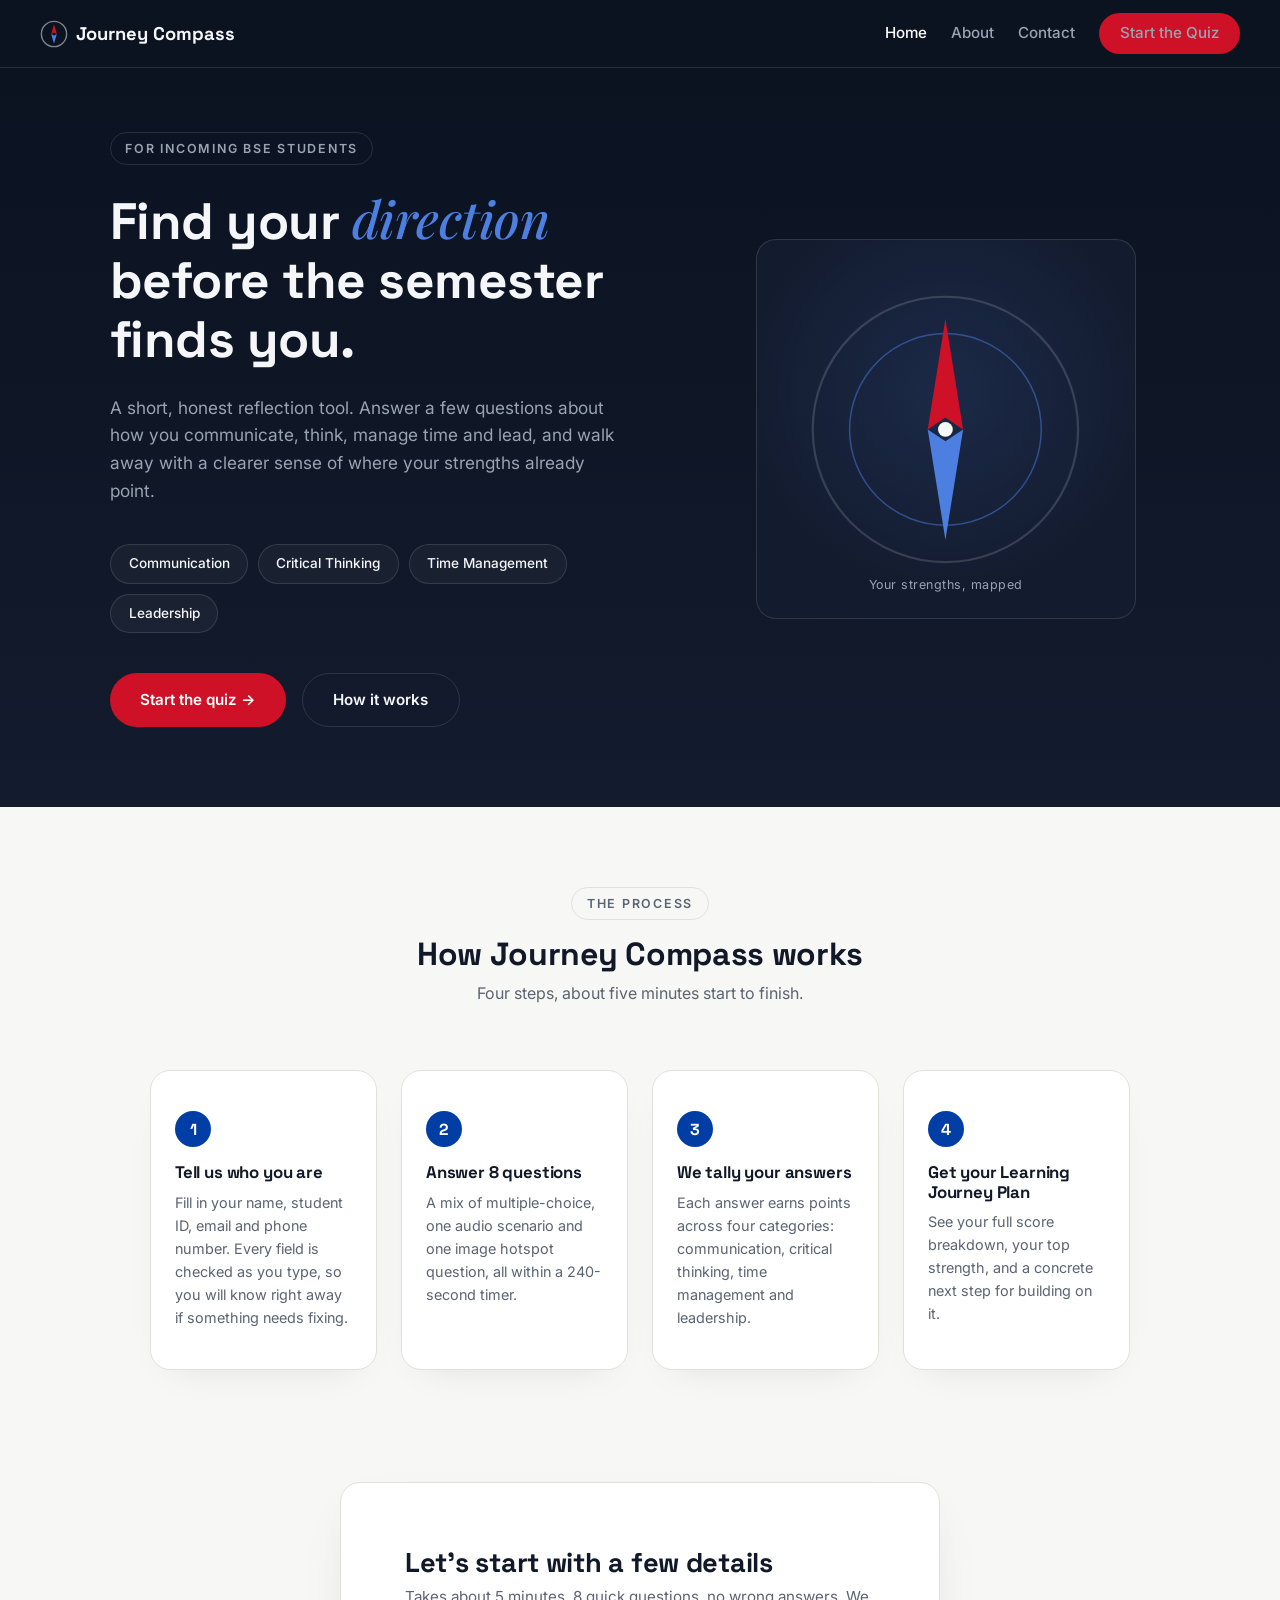
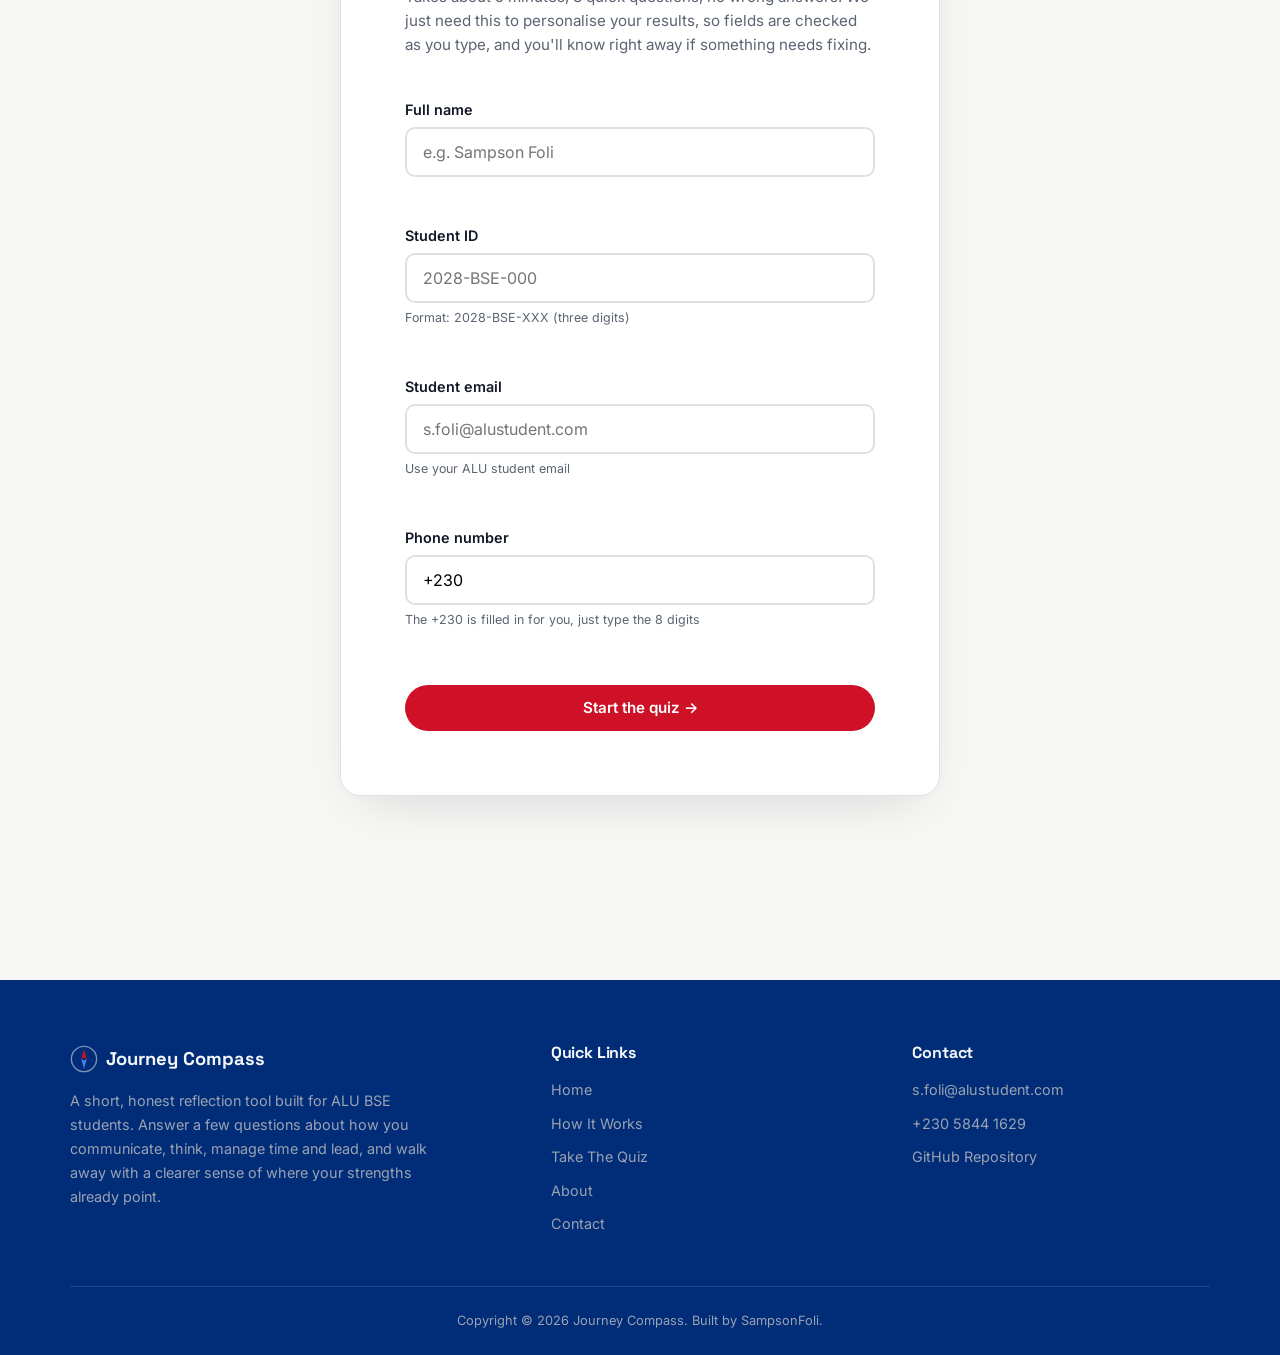
<file: index.html>
<!DOCTYPE html>
<html lang="en">
<head>
  <meta charset="UTF-8">
  <meta name="viewport" content="width=device-width, initial-scale=1.0">
  <title>Journey Compass | Find Your Soft Skills Path</title>
  <meta name="description" content="Journey Compass helps BSE students reflect on their strengths and build their Learning Journey Plan.">

  <link rel="stylesheet" href="css/style.css">
  <link rel="stylesheet" href="css/landing.css">
</head>
<body>

  <!-- DARK HERO SECTION (header + intro live inside this) -->
  <div class="hero-dark">

    <header class="site-header">
      <div class="brand">
        <svg class="brand-mark" viewBox="0 0 40 40" xmlns="http://www.w3.org/2000/svg" aria-hidden="true">
          <circle cx="20" cy="20" r="18" fill="none" stroke="currentColor" stroke-width="2" opacity="0.5"/>
          <polygon points="20,6 24,20 20,18 16,20" fill="#CE1126"/>
          <polygon points="20,34 24,20 20,22 16,20" fill="#4C7FE0"/>
        </svg>
        <span>Journey Compass</span>
      </div>
      <button class="menu-toggle" aria-expanded="false" aria-controls="primary-nav">
        <span class="sr-only">Toggle navigation</span>
        <span class="menu-icon" aria-hidden="true"></span>
      </button>
      <nav id="primary-nav" class="main-nav" aria-label="Primary" aria-hidden="false">
        <a href="index.html" class="active">Home</a>
        <a href="contact.html#about">About</a>
        <a href="contact.html">Contact</a>
        <a href="#student-form" class="btn btn-primary nav-cta">Start the Quiz</a>
      </nav>
    </header>

    <section class="hero">
      <div class="hero-text">
        <span class="eyebrow">For Incoming BSE students</span>
        <h1>Find your <em>direction</em> before the semester finds you.</h1>
        <p class="hero-subtitle">
          A short, honest reflection tool. Answer a few questions about how
          you communicate, think, manage time and lead, and walk away
          with a clearer sense of where your strengths already point.
        </p>

        <ul class="skill-pills" aria-label="Skills this quiz measures">
          <li>Communication</li>
          <li>Critical Thinking</li>
          <li>Time Management</li>
          <li>Leadership</li>
        </ul>

        <div class="hero-actions">
          <a href="#student-form" class="btn btn-primary">Start the quiz &rarr;</a>
          <a href="#how-it-works" class="btn btn-outline-light">How it works</a>
        </div>
      </div>

      <div class="hero-visual" aria-hidden="true">
        <div class="compass-panel">
          <svg viewBox="0 0 200 200" xmlns="http://www.w3.org/2000/svg">
            <circle cx="100" cy="100" r="90" fill="none" stroke="rgba(255,255,255,0.15)" stroke-width="1.5"/>
            <circle cx="100" cy="100" r="65" fill="none" stroke="#4C7FE0" stroke-width="1" opacity="0.5"/>
            <g class="compass-needle">
              <polygon points="100,25 112,100 100,92 88,100" fill="#CE1126"/>
              <polygon points="100,175 112,100 100,108 88,100" fill="#4C7FE0"/>
            </g>
            <circle cx="100" cy="100" r="5" fill="#F5F6F8"/>
          </svg>
          <span class="compass-caption">Your strengths, mapped</span>
        </div>
      </div>
    </section>
  </div>

  <!-- LIGHT SECTION: how it works + form -->
  <main class="landing-main">

    <section class="how-it-works-section" id="how-it-works">
      <span class="section-eyebrow">The process</span>
      <h2>How Journey Compass works</h2>
      <p class="section-intro">Four steps, about five minutes start to finish.</p>

      <ol class="steps-grid">
        <li class="step-card">
          <span class="step-number">1</span>
          <h3>Tell us who you are</h3>
          <p>Fill in your name, student ID, email and phone number. Every field is checked as you type, so you will know right away if something needs fixing.</p>
        </li>
        <li class="step-card">
          <span class="step-number">2</span>
          <h3>Answer 8 questions</h3>
          <p>A mix of multiple-choice, one audio scenario and one image hotspot question, all within a 240-second timer.</p>
        </li>
        <li class="step-card">
          <span class="step-number">3</span>
          <h3>We tally your answers</h3>
          <p>Each answer earns points across four categories: communication, critical thinking, time management and leadership.</p>
        </li>
        <li class="step-card">
          <span class="step-number">4</span>
          <h3>Get your Learning Journey Plan</h3>
          <p>See your full score breakdown, your top strength, and a concrete next step for building on it.</p>
        </li>
      </ol>
    </section>

    <section class="form-section-wrap">
      <div class="form-section" id="student-form-card">
        <h2>Let's start with a few details</h2>
        <p class="form-intro">
          Takes about 5 minutes, 8 quick questions, no wrong answers. We
          just need this to personalise your results, so fields are checked
          as you type, and you'll know right away if something needs fixing.
        </p>

        <form id="student-form" novalidate>

          <div class="field-group" id="group-fullname">
            <label for="fullname">Full name</label>
            <input type="text" id="fullname" name="fullname" placeholder="e.g. Sampson Foli" autocomplete="name">
            <small class="error-message" id="error-fullname"></small>
          </div>

          <div class="field-group" id="group-studentid">
            <label for="studentid">Student ID</label>
            <input type="text" id="studentid" name="studentid" placeholder="2028-BSE-000">
            <small class="field-hint">Format: 2028-BSE-XXX (three digits)</small>
            <small class="error-message" id="error-studentid"></small>
          </div>

          <div class="field-group" id="group-email">
            <label for="email">Student email</label>
            <input type="text" id="email" name="email" placeholder="s.foli@alustudent.com" autocomplete="email">
            <small class="field-hint">Use your ALU student email</small>
            <small class="error-message" id="error-email"></small>
          </div>

          <div class="field-group" id="group-phone">
            <label for="phone">Phone number</label>
            <input type="text" id="phone" name="phone" placeholder="+230 5712 3456" autocomplete="tel" inputmode="numeric">
            <small class="field-hint">The +230 is filled in for you, just type the 8 digits</small>
            <small class="error-message" id="error-phone"></small>
          </div>

          <button type="submit" class="btn btn-primary" id="start-btn">Start the quiz &rarr;</button>
        </form>
      </div>
    </section>

  </main>

  <footer class="site-footer">
    <div class="footer-top">
      <div class="footer-brand">
        <div class="brand footer-brand-mark">
          <svg class="brand-mark" viewBox="0 0 40 40" xmlns="http://www.w3.org/2000/svg" aria-hidden="true">
            <circle cx="20" cy="20" r="18" fill="none" stroke="currentColor" stroke-width="2" opacity="0.5"/>
            <polygon points="20,6 24,20 20,18 16,20" fill="#CE1126"/>
            <polygon points="20,34 24,20 20,22 16,20" fill="#4C7FE0"/>
          </svg>
          <span>Journey Compass</span>
        </div>
        <p class="footer-blurb">
          A short, honest reflection tool built for ALU BSE students. Answer
          a few questions about how you communicate, think, manage time
          and lead, and walk away with a clearer sense of where your
          strengths already point.
        </p>
      </div>

      <div class="footer-col">
        <h3>Quick Links</h3>
        <a href="index.html">Home</a>
        <a href="index.html#how-it-works">How It Works</a>
        <a href="index.html#student-form">Take The Quiz</a>
        <a href="contact.html#about">About</a>
        <a href="contact.html">Contact</a>
      </div>

      <div class="footer-col">
        <h3>Contact</h3>
        <a href="mailto:s.foli@alustudent.com">s.foli@alustudent.com</a>
        <a href="tel:+23058441629">+230 5844 1629</a>
        <a href="https://github.com/sampsonfoli16/journey-compass" target="_blank" rel="noopener">GitHub Repository</a>
      </div>
    </div>

    <div class="footer-bottom">
      <p>Copyright &copy; 2026 Journey Compass. Built by SampsonFoli.</p>
    </div>
  </footer>

  <script src="js/validation.js"></script>
  <script src="js/landing.js"></script>
  <script src="js/menu.js"></script>
</body>
</html>
</file>
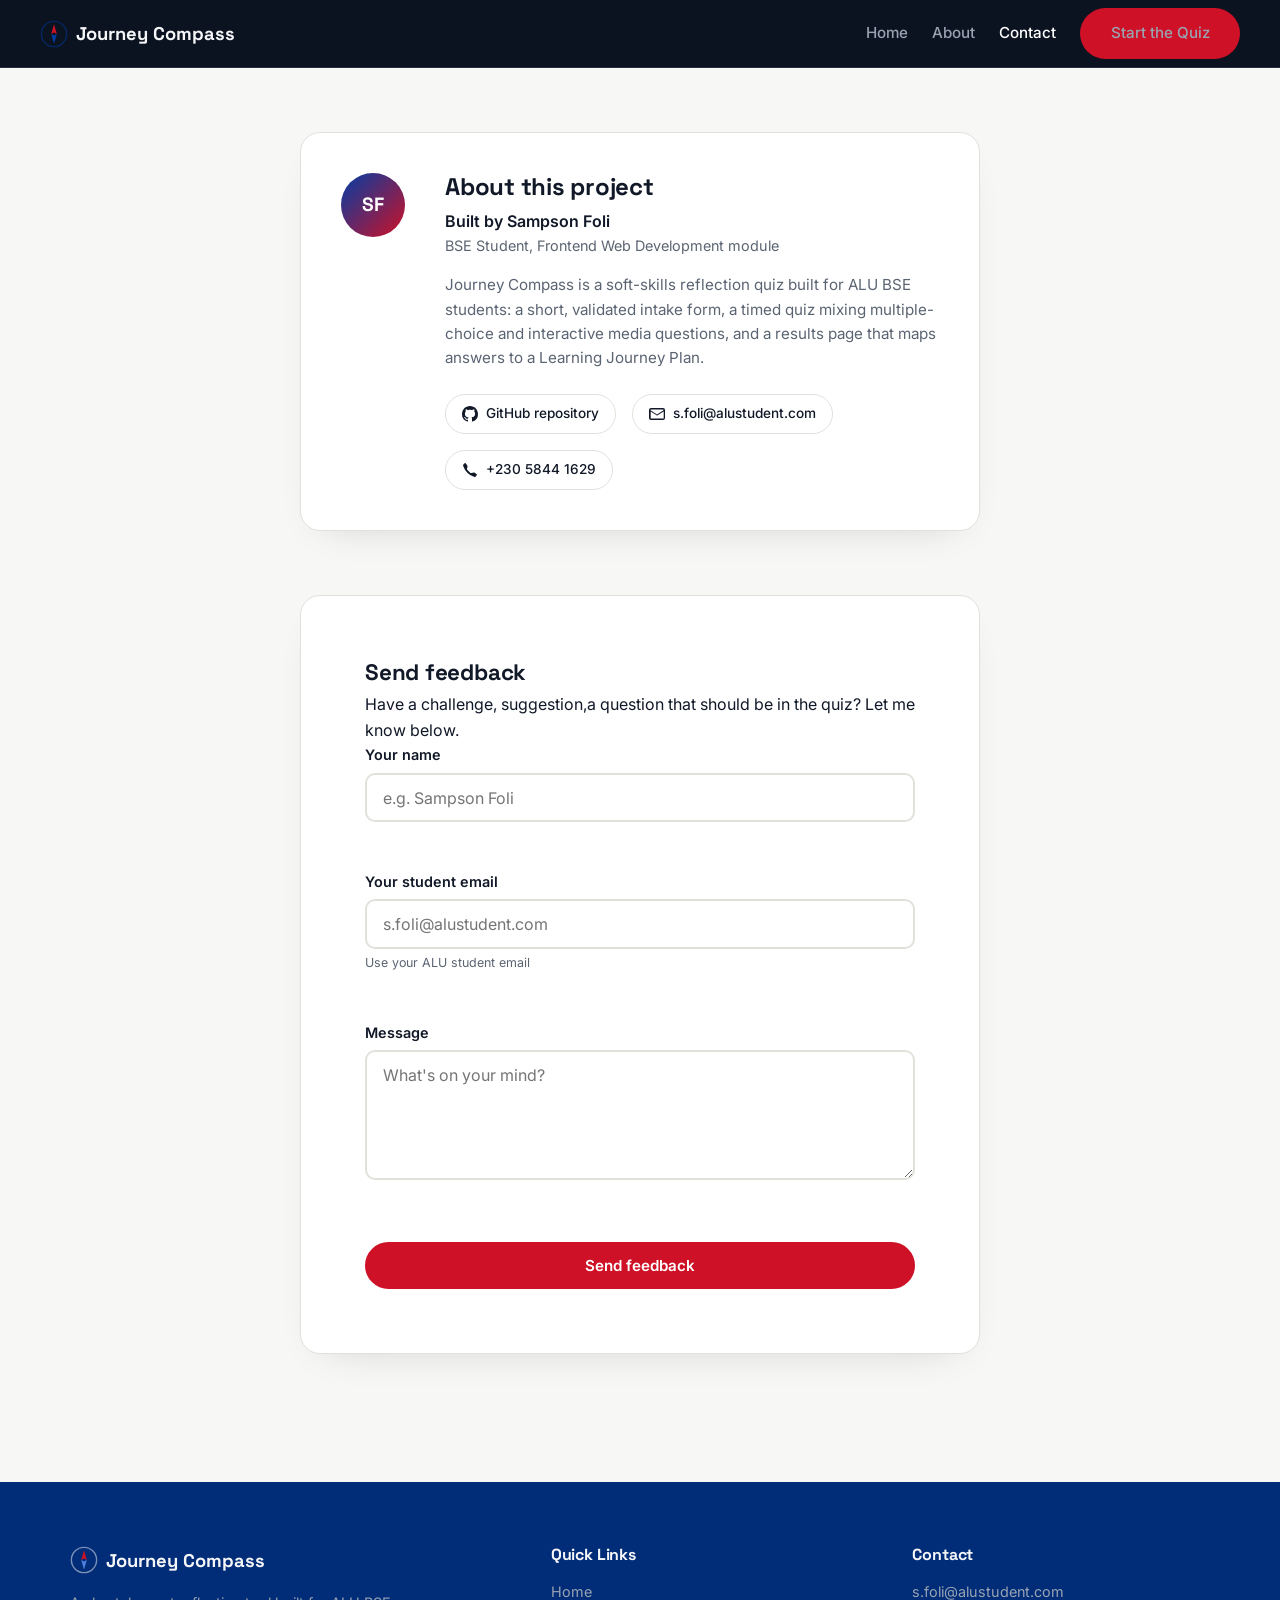
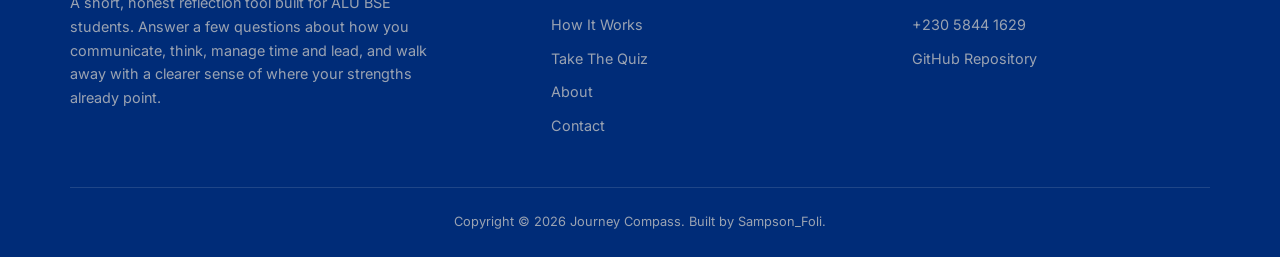
<file: contact.html>
<!DOCTYPE html>
<html lang="en">
<head>
  <meta charset="UTF-8">
  <meta name="viewport" content="width=device-width, initial-scale=1.0">
  <title>Contact & Feedback | Journey Compass</title>
  <meta name="description" content="About the Journey Compass project, the GitHub repository, and a feedback form for students.">

  <link rel="stylesheet" href="css/style.css">
  <link rel="stylesheet" href="css/contact.css">
</head>
<body>

  <header class="site-header">
    <div class="brand">
      <svg class="brand-mark" viewBox="0 0 40 40" xmlns="http://www.w3.org/2000/svg" aria-hidden="true">
        <circle cx="20" cy="20" r="18" fill="none" stroke="#003DA5" stroke-width="2" opacity="0.5"/>
        <polygon points="20,6 24,20 20,18 16,20" fill="#CE1126"/>
        <polygon points="20,34 24,20 20,22 16,20" fill="#003DA5"/>
      </svg>
      <span>Journey Compass</span>
    </div>
    <button class="menu-toggle" aria-expanded="false" aria-controls="primary-nav">
      <span class="sr-only">Toggle navigation</span>
      <span class="menu-icon" aria-hidden="true"></span>
    </button>
    <nav id="primary-nav" class="main-nav" aria-label="Primary" aria-hidden="false">
      <a href="index.html">Home</a>
      <a href="contact.html#about">About</a>
      <a href="contact.html" class="active">Contact</a>
      <a href="index.html#student-form" class="btn btn-primary nav-cta">Start the Quiz</a>
    </nav>
  </header>

  <main class="contact-main">

    <!-- Author / project section -->
    <section class="author-section" id="about">
      <div class="author-card">
        <div class="author-avatar" aria-hidden="true">SF</div>
        <div class="author-details">
          <h1>About this project</h1>
          <p class="author-name">Built by Sampson Foli</p>
          <p class="author-role">BSE Student, Frontend Web Development module</p>
          <p class="author-blurb">
            Journey Compass is a soft-skills reflection quiz built for ALU
            BSE students: a short, validated intake form, a timed quiz
            mixing multiple-choice and interactive media questions, and a
            results page that maps answers to a Learning Journey Plan.
          </p>
          <div class="author-links">
            <a href="https://github.com/sampsonfoli16/journey-compass" class="link-chip" target="_blank" rel="noopener">
              <svg viewBox="0 0 16 16" width="16" height="16" aria-hidden="true"><path fill="currentColor" d="M8 0C3.58 0 0 3.58 0 8a8 8 0 0 0 5.47 7.59c.4.07.55-.17.55-.38 0-.19-.01-.82-.01-1.49-2.01.37-2.53-.49-2.69-.94-.09-.23-.48-.94-.82-1.13-.28-.15-.68-.52-.01-.53.63-.01 1.08.58 1.23.82.72 1.21 1.87.87 2.33.66.07-.52.28-.87.51-1.07-1.78-.2-3.64-.89-3.64-3.95 0-.87.31-1.59.82-2.15-.08-.2-.36-1.02.08-2.12 0 0 .67-.21 2.2.82.64-.18 1.32-.27 2-.27.68 0 1.36.09 2 .27 1.53-1.04 2.2-.82 2.2-.82.44 1.1.16 1.92.08 2.12.51.56.82 1.27.82 2.15 0 3.07-1.87 3.75-3.65 3.95.29.25.54.73.54 1.48 0 1.07-.01 1.93-.01 2.2 0 .21.15.46.55.38A8 8 0 0 0 16 8c0-4.42-3.58-8-8-8Z"/></svg>
              GitHub repository
            </a>
            <a href="mailto:s.foli@alustudent.com" class="link-chip">
              <svg viewBox="0 0 16 16" width="16" height="16" aria-hidden="true"><path fill="currentColor" d="M0 4a2 2 0 0 1 2-2h12a2 2 0 0 1 2 2v8a2 2 0 0 1-2 2H2a2 2 0 0 1-2-2V4Zm2-.5a.5.5 0 0 0-.5.5v.217l6.5 4.33 6.5-4.33V4a.5.5 0 0 0-.5-.5H2Zm12.5 1.917-5.85 3.9a1 1 0 0 1-1.1 0l-5.85-3.9V12a.5.5 0 0 0 .5.5h12a.5.5 0 0 0 .5-.5V5.417Z"/></svg>
              s.foli@alustudent.com
            </a>
            <a href="tel:+23058441629" class="link-chip">
              <svg viewBox="0 0 16 16" width="16" height="16" aria-hidden="true"><path fill="currentColor" d="M3.65 1.328a.678.678 0 0 0-1.015-.063L1.605 2.3c-.483.484-.661 1.169-.45 1.77a17.57 17.57 0 0 0 4.168 6.608 17.57 17.57 0 0 0 6.608 4.168c.601.211 1.286.033 1.77-.45l1.034-1.034a.678.678 0 0 0-.063-1.015l-2.307-1.794a.678.678 0 0 0-.58-.122l-2.19.547a1.75 1.75 0 0 1-1.657-.459L5.482 8.062a1.75 1.75 0 0 1-.46-1.657l.548-2.19a.678.678 0 0 0-.122-.58L3.65 1.328Z"/></svg>
              +230 5844 1629
            </a>
          </div>
        </div>
      </div>
    </section>

    <!-- Feedback form -->
    <section class="feedback-section">
      <div class="feedback-card">
        <h2>Send feedback</h2>
        <p class="form-intro">
          Have a challenge, suggestion,a question that should be in
          the quiz? Let me know below.
        </p>

        <form id="contact-form" novalidate>

          <div class="field-group" id="group-fullname">
            <label for="fullname">Your name</label>
            <input type="text" id="fullname" name="fullname" placeholder="e.g. Sampson Foli" autocomplete="name">
            <small class="error-message" id="error-fullname"></small>
          </div>

          <div class="field-group" id="group-email">
            <label for="email">Your student email</label>
            <input type="text" id="email" name="email" placeholder="s.foli@alustudent.com" autocomplete="email">
            <small class="field-hint">Use your ALU student email</small>
            <small class="error-message" id="error-email"></small>
          </div>

          <div class="field-group" id="group-message">
            <label for="message">Message</label>
            <textarea id="message" name="message" rows="5" placeholder="What's on your mind?"></textarea>
            <small class="error-message" id="error-message"></small>
          </div>

          <button type="submit" class="btn btn-primary" id="contact-submit-btn">Send feedback</button>
        </form>

        <!-- Shown in place of the form once submission succeeds -->
        <div class="feedback-success" id="feedback-success" hidden>
          <h3>Thanks, message received!</h3>
          <p>I read through every submission and follow up by email if a reply is needed, usually within a couple of days.</p>
          <button type="button" class="btn btn-secondary" id="feedback-reset-btn">Send another</button>
        </div>
      </div>
    </section>

  </main>

  <footer class="site-footer">
    <div class="footer-top">
      <div class="footer-brand">
        <div class="brand footer-brand-mark">
          <svg class="brand-mark" viewBox="0 0 40 40" xmlns="http://www.w3.org/2000/svg" aria-hidden="true">
            <circle cx="20" cy="20" r="18" fill="none" stroke="currentColor" stroke-width="2" opacity="0.5"/>
            <polygon points="20,6 24,20 20,18 16,20" fill="#CE1126"/>
            <polygon points="20,34 24,20 20,22 16,20" fill="#4C7FE0"/>
          </svg>
          <span>Journey Compass</span>
        </div>
        <p class="footer-blurb">
          A short, honest reflection tool built for ALU BSE students. Answer
          a few questions about how you communicate, think, manage time
          and lead, and walk away with a clearer sense of where your
          strengths already point.
        </p>
      </div>

      <div class="footer-col">
        <h3>Quick Links</h3>
        <a href="index.html">Home</a>
        <a href="index.html#how-it-works">How It Works</a>
        <a href="index.html#student-form">Take The Quiz</a>
        <a href="contact.html#about">About</a>
        <a href="contact.html">Contact</a>
      </div>

      <div class="footer-col">
        <h3>Contact</h3>
        <a href="mailto:s.foli@alustudent.com">s.foli@alustudent.com</a>
        <a href="tel:+23058441629">+230 5844 1629</a>
        <a href="https://github.com/sampsonfoli16/journey-compass" target="_blank" rel="noopener">GitHub Repository</a>
      </div>
    </div>

    <div class="footer-bottom">
      <p>Copyright &copy; 2026 Journey Compass. Built by Sampson_Foli.</p>
    </div>
  </footer>

  <script src="js/validation.js"></script>
  <script src="js/contact.js"></script>
  <script src="js/menu.js"></script>
</body>
</html>
</file>
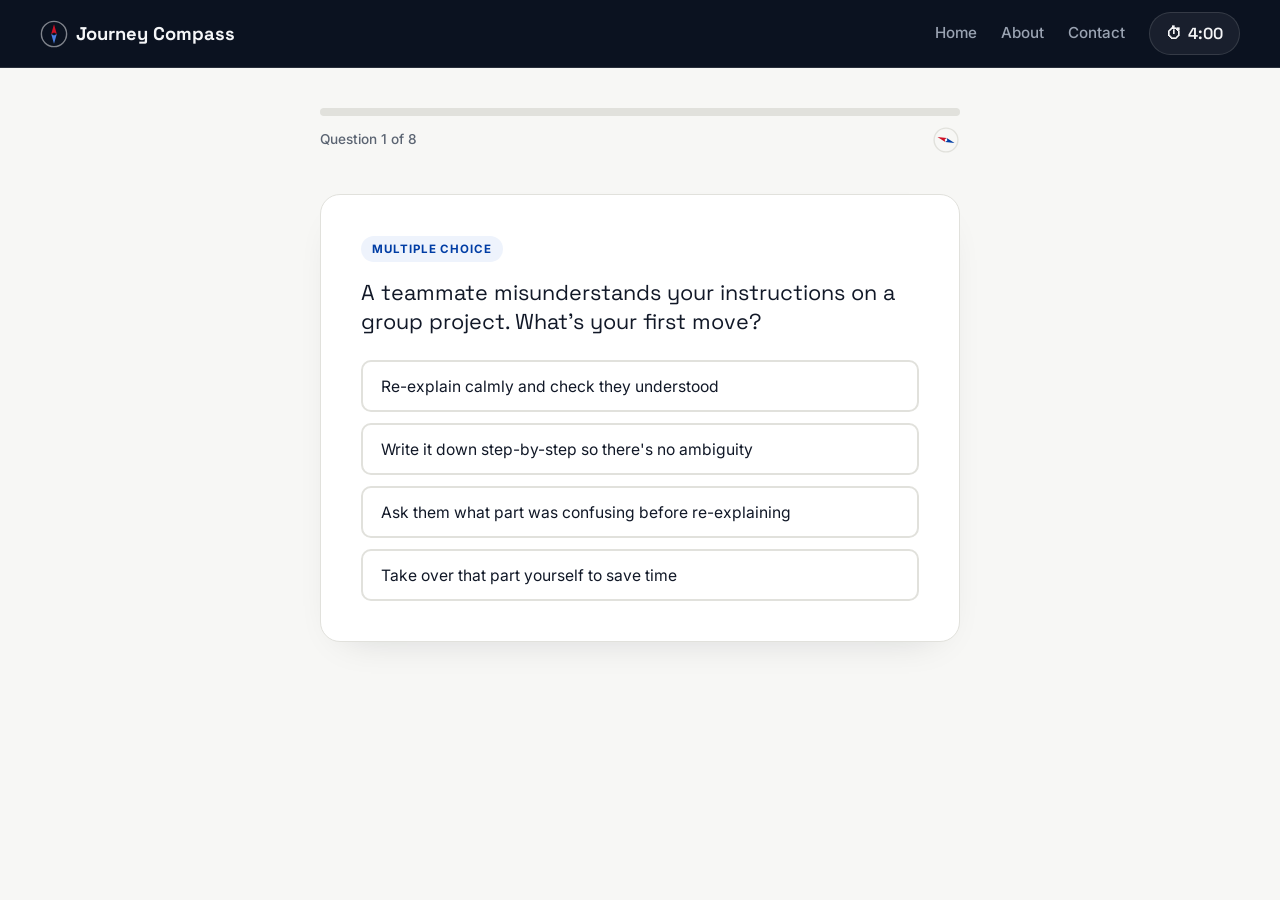
<file: quiz.html>
<!DOCTYPE html>
<html lang="en">
<head>
  <meta charset="UTF-8">
  <meta name="viewport" content="width=device-width, initial-scale=1.0">
  <title>Quiz | Journey Compass</title>
  <link rel="stylesheet" href="css/style.css">
  <link rel="stylesheet" href="css/quiz.css">
</head>
<body>

  <header class="site-header">
    <div class="brand">
      <svg class="brand-mark" viewBox="0 0 40 40" xmlns="http://www.w3.org/2000/svg" aria-hidden="true">
        <circle cx="20" cy="20" r="18" fill="none" stroke="currentColor" stroke-width="2" opacity="0.5"/>
        <polygon points="20,6 24,20 20,18 16,20" fill="#CE1126"/>
        <polygon points="20,34 24,20 20,22 16,20" fill="#4C7FE0"/>
      </svg>
      <span>Journey Compass</span>
    </div>
    <button class="menu-toggle" aria-expanded="false" aria-controls="primary-nav">
      <span class="sr-only">Toggle navigation</span>
      <span class="menu-icon" aria-hidden="true"></span>
    </button>
    <nav id="primary-nav" class="main-nav" aria-label="Primary" aria-hidden="false">
      <a href="index.html">Home</a>
      <a href="contact.html#about">About</a>
      <a href="contact.html">Contact</a>

      <!-- Live countdown display, updated every second by timer.js via quiz.js.
           Takes the same visual "slot" the Start the Quiz button occupies on
           every other page, so the header layout stays identical throughout. -->
      <div class="timer-display" id="timer-display" role="timer" aria-live="polite">
        <span class="timer-icon" aria-hidden="true">⏱</span>
        <span id="timer-value">4:00</span>
      </div>
    </nav>
  </header>

  <main class="quiz-main">

    <!-- Progress indicator -->
    <div class="progress-area">
      <div class="progress-track">
        <div class="progress-fill" id="progress-fill"></div>
      </div>
      <div class="progress-meta">
        <span id="progress-label">Question 1 of 8</span>

        <!-- Small compass needle that rotates as the student progresses,
             tying the progress bar back to the site's visual identity -->
        <svg class="progress-compass" viewBox="0 0 40 40" xmlns="http://www.w3.org/2000/svg" aria-hidden="true">
          <circle cx="20" cy="20" r="17" fill="none" stroke="#E1E1DC" stroke-width="2"/>
          <g id="progress-needle">
            <polygon points="20,7 23,20 20,18 17,20" fill="#CE1126"/>
            <polygon points="20,33 23,20 20,22 17,20" fill="#003DA5"/>
          </g>
        </svg>
      </div>
    </div>

    <!-- Question card — content is injected here by quiz.js -->
    <section class="question-card" id="question-card" aria-live="polite">
      <p class="loading-text">Loading your quiz…</p>
    </section>

    <!-- Timeout overlay — hidden until the timer hits zero -->
    <div class="timeout-overlay" id="timeout-overlay" hidden>
      <div class="timeout-box">
        <h2>Time's up!</h2>
        <p>We've saved your answers so far and are calculating your results.</p>
      </div>
    </div>

  </main>

  <script src="js/timer.js"></script>
  <script src="js/media.js"></script>
  <script src="js/scoring.js"></script>
  <script src="js/quiz.js"></script>
  <script src="js/menu.js"></script>
</body>
</html>
</file>
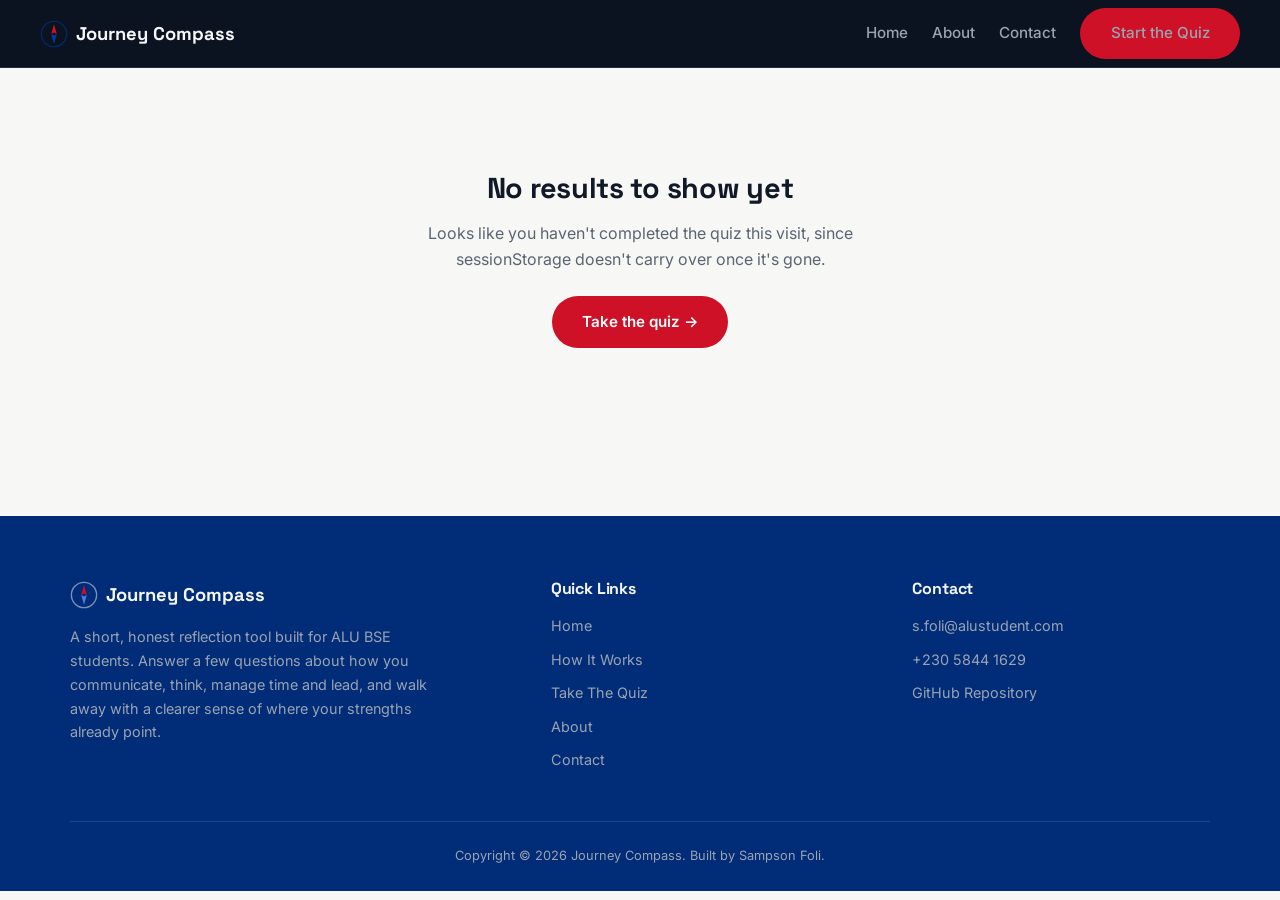
<file: results.html>
<!DOCTYPE html>
<html lang="en">
<head>
  <meta charset="UTF-8">
  <meta name="viewport" content="width=device-width, initial-scale=1.0">
  <title>Your Results | Journey Compass</title>
  <meta name="description" content="Your Journey Compass results and Learning Journey Plan.">

  <link rel="stylesheet" href="css/style.css">
  <link rel="stylesheet" href="css/results.css">
</head>
<body>

  <header class="site-header">
    <div class="brand">
      <svg class="brand-mark" viewBox="0 0 40 40" xmlns="http://www.w3.org/2000/svg" aria-hidden="true">
        <circle cx="20" cy="20" r="18" fill="none" stroke="#003DA5" stroke-width="2" opacity="0.5"/>
        <polygon points="20,6 24,20 20,18 16,20" fill="#CE1126"/>
        <polygon points="20,34 24,20 20,22 16,20" fill="#003DA5"/>
      </svg>
      <span>Journey Compass</span>
    </div>
    <button class="menu-toggle" aria-expanded="false" aria-controls="primary-nav">
      <span class="sr-only">Toggle navigation</span>
      <span class="menu-icon" aria-hidden="true"></span>
    </button>
    <nav id="primary-nav" class="main-nav" aria-label="Primary" aria-hidden="false">
      <a href="index.html">Home</a>
      <a href="contact.html#about">About</a>
      <a href="contact.html">Contact</a>
      <a href="index.html#student-form" class="btn btn-primary nav-cta">Start the Quiz</a>
    </nav>
  </header>

  <main class="results-main" id="results-main">

    <!-- Fallback shown if someone lands here with no results saved -->
    <section class="results-empty" id="results-empty" hidden>
      <h1>No results to show yet</h1>
      <p>Looks like you haven't completed the quiz this visit, since sessionStorage doesn't carry over once it's gone.</p>
      <a href="index.html" class="btn btn-primary">Take the quiz &rarr;</a>
    </section>

    <!-- Main results content, populated by results.js -->
    <div id="results-content" hidden>

      <section class="results-hero">
        <div class="results-hero-text">
          <span class="eyebrow">Your results</span>
          <h1 id="results-greeting">Nice work!</h1>
          <p class="results-sub" id="results-sub">
            Here's how your answers broke down across the four areas this quiz measures.
          </p>
          <p class="results-meta" id="results-meta"></p>
        </div>

        <div class="results-compass" aria-hidden="true">
          <svg viewBox="0 0 200 200" xmlns="http://www.w3.org/2000/svg">
            <circle cx="100" cy="100" r="90" fill="none" stroke="var(--color-border)" stroke-width="1.5"/>
            <circle cx="100" cy="100" r="65" fill="none" stroke="var(--color-blue-light)" stroke-width="1" opacity="0.4"/>
            <g id="results-needle">
              <polygon points="100,25 112,100 100,92 88,100" fill="#CE1126"/>
              <polygon points="100,175 112,100 100,108 88,100" fill="#4C7FE0"/>
            </g>
            <circle cx="100" cy="100" r="5" fill="var(--color-white)" stroke="var(--color-text)" stroke-width="1.5"/>
          </svg>
          <span class="results-compass-caption" id="results-compass-caption">Your top strength</span>
        </div>
      </section>

      <!-- Canvas chart — pure HTML5 Canvas 2D, no libraries -->
      <section class="chart-section" aria-label="Score chart">
        <h2>Your skills breakdown</h2>
        <div class="chart-wrap">
          <canvas id="score-chart" width="600" height="320" role="img" aria-label="Bar chart of your soft skills breakdown"></canvas>
        </div>
      </section>

      <!-- Score bars, one per category -->
      <section class="score-breakdown" aria-label="Score breakdown, listed">
        <h2>Score breakdown</h2>
        <ul class="score-list" id="score-list"></ul>
      </section>

      <!-- Learning Journey Plan -->
      <section class="journey-plan" id="journey-plan">
        <h2>Your Learning Journey Plan</h2>
        <div class="plan-card" id="plan-card">
          <span class="plan-tag" id="plan-tag">Top strength</span>
          <h3 id="plan-title"></h3>
          <p id="plan-description"></p>
          <p class="plan-next" id="plan-next"></p>
        </div>
      </section>

      <div class="results-actions">
        <button type="button" class="btn btn-secondary" id="retake-btn">Retake the quiz</button>
        <a href="index.html" class="btn btn-primary" id="restart-link">Start over</a>
      </div>

    </div>

  </main>

  <footer class="site-footer">
    <div class="footer-top">
      <div class="footer-brand">
        <div class="brand footer-brand-mark">
          <svg class="brand-mark" viewBox="0 0 40 40" xmlns="http://www.w3.org/2000/svg" aria-hidden="true">
            <circle cx="20" cy="20" r="18" fill="none" stroke="currentColor" stroke-width="2" opacity="0.5"/>
            <polygon points="20,6 24,20 20,18 16,20" fill="#CE1126"/>
            <polygon points="20,34 24,20 20,22 16,20" fill="#4C7FE0"/>
          </svg>
          <span>Journey Compass</span>
        </div>
        <p class="footer-blurb">
          A short, honest reflection tool built for ALU BSE students. Answer
          a few questions about how you communicate, think, manage time
          and lead, and walk away with a clearer sense of where your
          strengths already point.
        </p>
      </div>

      <div class="footer-col">
        <h3>Quick Links</h3>
        <a href="index.html">Home</a>
        <a href="index.html#how-it-works">How It Works</a>
        <a href="index.html#student-form">Take The Quiz</a>
        <a href="contact.html#about">About</a>
        <a href="contact.html">Contact</a>
      </div>

      <div class="footer-col">
        <h3>Contact</h3>
        <a href="mailto:s.foli@alustudent.com">s.foli@alustudent.com</a>
        <a href="tel:+23058441629">+230 5844 1629</a>
        <a href="https://github.com/sampsonfoli16/journey-compass" target="_blank" rel="noopener">GitHub Repository</a>
      </div>
    </div>

    <div class="footer-bottom">
      <p>Copyright &copy; 2026 Journey Compass. Built by Sampson Foli.</p>
    </div>
  </footer>

  <script src="js/canvas-chart.js"></script>
  <script src="js/results.js"></script>
  <script src="js/menu.js"></script>
</body>
</html>
</file>
<file: css/style.css>
/* Journey Compass — Global Stylesheet
   Author: Sampson Foli
   Purpose: Design tokens (colours, type, spacing) and layout rules shared
   across all four pages. Page-specific styles live in their own files
   (landing.css, quiz.css, results.css, contact.css) and load after this
   one so they can override where needed. */

/* --- Google Fonts ---
   Space Grotesk  = headings on light pages (geometric, confident)
   Playfair Display (italic) = the one accent word in the hero headline
   Inter          = body text everywhere */
@import url('https://fonts.googleapis.com/css2?family=Space+Grotesk:wght@500;600;700&family=Playfair+Display:ital,wght@1,500;1,600&family=Inter:wght@400;500;600;700&display=swap');

:root {
  /* ALU brand colours */
  --color-red: #CE1126;
  --color-red-dark: #A30D1E;
  --color-blue: #003DA5;
  --color-blue-dark: #002C78;
  --color-blue-light: #4C7FE0;
  --color-white: #FFFFFF;

  /* Light-page neutrals */
  --color-bg: #F7F7F5;
  --color-text: #111827;
  --color-text-muted: #5B6472;
  --color-border: #E1E1DC;

  /* Dark-hero neutrals (used only on the landing hero section) */
  --color-dark-bg: #0B1220;
  --color-dark-bg-alt: #131B2E;
  --color-dark-border: rgba(255, 255, 255, 0.12);
  --color-text-on-dark: #F5F6F8;
  --color-text-on-dark-muted: #9AA3B2;

  /* Feedback colours for form validation */
  --color-valid: #1E7A3D;
  --color-invalid: var(--color-red);

  /* Typography */
  --font-display: 'Space Grotesk', sans-serif;
  --font-accent: 'Playfair Display', serif;
  --font-body: 'Inter', sans-serif;

  /* Spacing scale */
  --space-xs: 0.5rem;
  --space-sm: 1rem;
  --space-md: 1.5rem;
  --space-lg: 2.5rem;
  --space-xl: 4rem;

  --radius: 10px;
  --radius-lg: 20px;
  --radius-pill: 999px;
  --max-width: 1140px;
  --transition-fast: 150ms ease;
  --transition-mid: 300ms ease;
}

/* --- Reset --- */
* {
  margin: 0;
  padding: 0;
  box-sizing: border-box;
  /* min-width: 0 is the fix for the overflow bug you saw: without it,
     grid/flex children refuse to shrink below their content's natural
     size, so a large SVG can force its column wider than intended and
     spill out of the layout. This one rule prevents that everywhere. */
  min-width: 0;
}

html {
  scroll-behavior: smooth;
}

body {
  font-family: var(--font-body);
  color: var(--color-text);
  background-color: var(--color-bg);
  line-height: 1.6;
  min-height: 100vh;
  overflow-x: hidden; /* safety net: nothing can create a horizontal scrollbar */
  padding-top: 68px; /* reserves space for the fixed header, same on every page */
}

.landing-main {
  padding-top: 0;
}

h1, h2, h3, h4 {
  font-family: var(--font-display);
  font-weight: 700;
  line-height: 1.15;
  letter-spacing: -0.01em;
}

a {
  color: var(--color-blue);
  text-decoration: none;
}

a:hover {
  text-decoration: underline;
}

img, svg {
  max-width: 100%;
  display: block;
}

button {
  font-family: var(--font-body);
  cursor: pointer;
}

/* --- Accessibility: visible keyboard focus --- */
a:focus-visible,
button:focus-visible,
input:focus-visible,
textarea:focus-visible {
  outline: 3px solid var(--color-blue-light);
  outline-offset: 2px;
}

@media (prefers-reduced-motion: reduce) {
  *, *::before, *::after {
    animation-duration: 0.001ms !important;
    animation-iteration-count: 1 !important;
    transition-duration: 0.001ms !important;
    scroll-behavior: auto !important;
  }
}

/* --- Site header (shared on all pages) ---
  The header is used identically across all pages, including the
  dark-hero Landing page. It's fixed to the viewport so it renders
  consistently site-wide. */
.site-header {
  position: fixed;
  top: 0;
  left: 0;
  right: 0;
  width: 100%;
  min-height: 68px;
  z-index: 1000;
  display: flex;
  align-items: center;
  justify-content: space-between;
  padding: 0 var(--space-lg);
  border-bottom: 1px solid var(--color-dark-border);
  background-color: var(--color-dark-bg);
  box-sizing: border-box;
}

/* Keep header padding consistent across shared breakpoints
   (Landing previously adjusted this at 900px; consolidated here). */
@media (max-width: 900px) {
  .site-header {
    padding: var(--space-sm) var(--space-md);
  }
}

.brand {
  display: flex;
  align-items: center;
  gap: var(--space-xs);
  font-family: var(--font-display);
  font-weight: 700;
  font-size: 1.15rem;
  color: var(--color-text-on-dark);
}

.brand-mark {
  width: 28px;
  height: 28px;
  flex-shrink: 0;
}

.main-nav {
  display: flex;
  align-items: center;
  gap: var(--space-md);
}

.main-nav a {
  color: var(--color-text-on-dark-muted);
  font-weight: 500;
  font-size: 0.95rem;
}

.main-nav a:hover {
  color: var(--color-text-on-dark);
}

.main-nav a.active {
  color: var(--color-white);
}

.sr-only {
  position: absolute;
  width: 1px;
  height: 1px;
  padding: 0;
  margin: -1px;
  overflow: hidden;
  clip: rect(0, 0, 0, 0);
  white-space: nowrap;
  border: 0;
}

.menu-toggle {
  display: none;
  align-items: center;
  justify-content: center;
  width: 44px;
  height: 44px;
  padding: 0;
  border: none;
  background: transparent;
  color: var(--color-text-on-dark);
  cursor: pointer;
}

.menu-toggle:hover,
.menu-toggle:focus-visible {
  background: rgba(255, 255, 255, 0.08);
}

.menu-icon {
  display: inline-block;
  width: 22px;
  height: 2px;
  background-color: currentColor;
  position: relative;
  transition: transform var(--transition-fast), background-color var(--transition-fast);
}

.menu-icon::before,
.menu-icon::after {
  content: "";
  position: absolute;
  left: 0;
  width: 100%;
  height: 100%;
  background-color: currentColor;
  transition: transform var(--transition-fast);
}

.menu-icon::before {
  top: -7px;
}

.menu-icon::after {
  top: 7px;
}

.site-header.nav-open .menu-icon {
  background-color: transparent;
}

.site-header.nav-open .menu-icon::before {
  transform: rotate(45deg);
  top: 0;
}

.site-header.nav-open .menu-icon::after {
  transform: rotate(-45deg);
  top: 0;
}

main {
  max-width: var(--max-width);
  margin: 0 auto;
  padding: var(--space-lg);
}

.site-footer {
  background-color: var(--color-blue-dark);
  color: var(--color-text-on-dark-muted);
  padding: var(--space-xl) var(--space-lg) var(--space-md);
  margin-top: var(--space-xl);
}

.footer-top {
  max-width: var(--max-width);
  margin: 0 auto;
  display: grid;
  grid-template-columns: 1.4fr 1fr 1fr;
  gap: var(--space-xl);
  padding-bottom: var(--space-lg);
}

.footer-brand-mark {
  color: var(--color-text-on-dark);
  margin-bottom: var(--space-sm);
}

.footer-blurb {
  font-size: 0.9rem;
  line-height: 1.65;
  max-width: 42ch;
}

.footer-col h3 {
  color: var(--color-text-on-dark);
  font-family: var(--font-display);
  font-size: 1rem;
  margin-bottom: var(--space-sm);
}

.footer-col a {
  display: block;
  color: var(--color-text-on-dark-muted);
  font-size: 0.9rem;
  margin-bottom: 0.65rem;
  transition: color var(--transition-fast);
}

.footer-col a:hover {
  color: var(--color-white);
}

.footer-bottom {
  max-width: var(--max-width);
  margin: 0 auto;
  border-top: 1px solid var(--color-dark-border);
  padding-top: var(--space-md);
  font-size: 0.8rem;
  text-align: center;
}

@media (max-width: 800px) {
  .footer-top {
    grid-template-columns: 1fr;
    gap: var(--space-lg);
    text-align: left;
  }
}

/* --- Buttons --- */
.btn {
  display: inline-flex;
  align-items: center;
  justify-content: center;
  gap: 0.5rem;
  padding: 0.85rem 1.9rem;
  border-radius: var(--radius-pill);
  border: none;
  font-weight: 600;
  font-size: 0.95rem;
  font-family: var(--font-body);
  transition: transform var(--transition-fast), box-shadow var(--transition-fast), background-color var(--transition-fast);
  white-space: nowrap;
}

.btn:hover {
  transform: translateY(-1px);
}

.btn:active {
  transform: translateY(0);
}

.btn-primary {
  background-color: var(--color-red);
  color: var(--color-white);
}

.btn-primary:hover {
  background-color: var(--color-red-dark);
  box-shadow: 0 8px 20px rgba(206, 17, 38, 0.3);
}

.btn-secondary {
  background-color: transparent;
  color: var(--color-blue);
  border: 2px solid var(--color-blue);
}

.btn-secondary:hover {
  background-color: var(--color-blue);
  color: var(--color-white);
}

/* Outline button for use ON the dark hero (white outline instead of blue) */
.btn-outline-light {
  background-color: transparent;
  color: var(--color-text-on-dark);
  border: 1.5px solid var(--color-dark-border);
}

.btn-outline-light:hover {
  background-color: rgba(255, 255, 255, 0.08);
  border-color: rgba(255, 255, 255, 0.35);
}

.btn:disabled {
  opacity: 0.5;
  cursor: not-allowed;
  transform: none;
}

/* --- Shared form field styles (Landing + Contact pages) --- */
.field-group {
  margin-bottom: var(--space-md);
}

.field-group label {
  display: block;
  font-weight: 600;
  font-size: 0.9rem;
  margin-bottom: 0.4rem;
}

.field-group input,
.field-group textarea {
  width: 100%;
  padding: 0.8rem 1rem;
  font-family: var(--font-body);
  font-size: 1rem;
  border: 2px solid var(--color-border);
  border-radius: var(--radius);
  background-color: var(--color-white);
  transition: border-color var(--transition-fast);
}

.field-group input:focus,
.field-group textarea:focus {
  border-color: var(--color-blue);
}

.field-group.is-valid input,
.field-group.is-valid textarea {
  border-color: var(--color-valid);
}

.field-group.is-invalid input,
.field-group.is-invalid textarea {
  border-color: var(--color-invalid);
}

.error-message {
  display: block;
  min-height: 1.1rem;
  color: var(--color-invalid);
  font-size: 0.82rem;
  margin-top: 0.35rem;
  font-weight: 500;
}

.field-hint {
  display: block;
  color: var(--color-text-muted);
  font-size: 0.78rem;
  margin-top: 0.3rem;
}

/* Mobile header layout */
@media (max-width: 700px) {
  .site-header {
    flex-wrap: wrap;
    padding: var(--space-sm) var(--space-md);
  }

  .brand {
    width: 100%;
    justify-content: center;
    margin-bottom: var(--space-sm);
  }

  .menu-toggle {
    display: inline-flex;
    margin-left: auto;
  }

  .main-nav {
    width: 100%;
    display: none;
    flex-wrap: wrap;
    justify-content: center;
    gap: 0.75rem;
  }

  .site-header.nav-open .main-nav {
    display: flex;
  }

  .main-nav a,
  .main-nav .btn {
    white-space: normal;
    text-align: center;
  }

  .main-nav .btn-primary {
    min-width: 180px;
  }

  .timer-display {
    width: 100%;
    justify-content: center;
    order: 3;
  }

  body {
    padding-top: 92px;
  }
}
</file>
<file: css/landing.css>
/*
   Landing Page Styles — dark hero + light form section
    */

/* Dark hero wrapper (contains header + hero content) */
.hero-dark {
  background: linear-gradient(180deg, var(--color-dark-bg) 0%, var(--color-dark-bg-alt) 100%);
  color: var(--color-text-on-dark);
}

.nav-cta {
  padding: 0.55rem 1.3rem;
  font-size: 0.85rem;
}

/* Hero content */
.hero {
  max-width: var(--max-width);
  margin: 0 auto;
  display: grid;
  grid-template-columns: 1.1fr 0.9fr;
  gap: var(--space-xl);
  align-items: center;
  padding: var(--space-xl) var(--space-lg) 5rem;
}

.eyebrow {
  display: inline-block;
  color: var(--color-text-on-dark-muted);
  font-weight: 600;
  font-size: 0.78rem;
  text-transform: uppercase;
  letter-spacing: 0.14em;
  margin-bottom: var(--space-md);
  padding: 0.35rem 0.9rem;
  border: 1px solid var(--color-dark-border);
  border-radius: var(--radius-pill);
}

.hero h1 {
  font-size: 3.2rem;
  color: var(--color-text-on-dark);
  margin-bottom: var(--space-md);
}

/* The one accent word — italic serif, in the ALU blue, breaking up the
   sans-serif headline the way a hand-picked pull-quote would */
.hero h1 em {
  font-family: var(--font-accent);
  font-style: italic;
  font-weight: 500;
  color: var(--color-blue-light);
}

.hero-subtitle {
  color: var(--color-text-on-dark-muted);
  font-size: 1.08rem;
  max-width: 46ch;
  margin-bottom: var(--space-lg);
}

/* Pill row naming the four things the quiz actually measures — real
   content instead of a decorative bullet list */
.skill-pills {
  display: flex;
  flex-wrap: wrap;
  gap: 0.6rem;
  margin-bottom: var(--space-lg);
}

.skill-pills li {
  list-style: none;
  padding: 0.5rem 1.1rem;
  border-radius: var(--radius-pill);
  border: 1px solid var(--color-dark-border);
  background-color: rgba(255, 255, 255, 0.04);
  font-size: 0.85rem;
  font-weight: 500;
  color: var(--color-text-on-dark);
}

.hero-actions {
  display: flex;
  gap: var(--space-sm);
  flex-wrap: wrap;
}

/* Hero visual: compass panel
   Fixed pixel dimensions + overflow:hidden is what actually prevents the
   overflow bug — the SVG can never render larger than this box, no
   matter what viewBox math is happening inside it. */
.hero-visual {
  display: flex;
  justify-content: center;
  align-items: center;
}

.compass-panel {
  position: relative;
  width: 100%;
  max-width: 380px;
  aspect-ratio: 1 / 1;
  border-radius: var(--radius-lg);
  background: radial-gradient(circle at 50% 40%, rgba(76, 127, 224, 0.15), transparent 70%),
              var(--color-dark-bg-alt);
  border: 1px solid var(--color-dark-border);
  overflow: hidden;
  display: flex;
  justify-content: center;
  align-items: center;
}

.compass-panel svg {
  width: 78%;
  height: 78%;
}

.compass-needle {
  transform-origin: 100px 100px;
  animation: needle-drift 6s ease-in-out infinite;
}

@keyframes needle-drift {
  0%, 100% { transform: rotate(-5deg); }
  50% { transform: rotate(5deg); }
}

.compass-caption {
  position: absolute;
  bottom: var(--space-md);
  left: 0;
  right: 0;
  text-align: center;
  font-size: 0.78rem;
  color: var(--color-text-on-dark-muted);
  letter-spacing: 0.04em;
}

/* How It Works section */
.section-eyebrow {
  display: inline-block;
  color: var(--color-text-muted);
  font-weight: 600;
  font-size: 0.78rem;
  text-transform: uppercase;
  letter-spacing: 0.14em;
  margin-bottom: var(--space-sm);
  padding: 0.35rem 0.9rem;
  border: 1px solid var(--color-border);
  border-radius: var(--radius-pill);
}

.how-it-works-section {
  max-width: var(--max-width);
  margin: 0 auto;
  padding: 5rem var(--space-lg) 2rem;
  text-align: center;
}

.how-it-works-section h2 {
  font-size: 2rem;
  margin-bottom: var(--space-xs);
}

.section-intro {
  color: var(--color-text-muted);
  margin-bottom: var(--space-xl);
}

.steps-grid {
  list-style: none;
  display: grid;
  grid-template-columns: repeat(4, 1fr);
  gap: var(--space-md);
  text-align: left;
}

.step-card {
  background-color: var(--color-white);
  border: 1px solid var(--color-border);
  border-radius: var(--radius-lg);
  padding: var(--space-lg) var(--space-md);
  box-shadow: 0 15px 40px -25px rgba(11, 18, 32, 0.15);
}

.step-number {
  display: inline-flex;
  align-items: center;
  justify-content: center;
  width: 36px;
  height: 36px;
  border-radius: 50%;
  background-color: var(--color-blue);
  color: var(--color-white);
  font-family: var(--font-display);
  font-weight: 700;
  margin-bottom: var(--space-sm);
}

.step-card h3 {
  font-size: 1.05rem;
  margin-bottom: var(--space-xs);
}

.step-card p {
  color: var(--color-text-muted);
  font-size: 0.9rem;
}

/* Form section (light, below the hero) */
.form-section-wrap {
  padding: 5rem var(--space-lg);
}

.form-section {
  background-color: var(--color-white);
  border: 1px solid var(--color-border);
  border-radius: var(--radius-lg);
  box-shadow: 0 20px 50px -20px rgba(11, 18, 32, 0.15);
  padding: var(--space-xl);
  max-width: 600px;
  margin: 0 auto;
}

.form-section h2 {
  font-size: 1.7rem;
  margin-bottom: 0.4rem;
}

.form-intro {
  color: var(--color-text-muted);
  font-size: 0.95rem;
  margin-bottom: var(--space-lg);
}

#start-btn {
  width: 100%;
  margin-top: var(--space-xs);
}

/* Responsive */
@media (max-width: 900px) {
  .steps-grid {
    grid-template-columns: 1fr 1fr;
  }

  .hero {
    grid-template-columns: 1fr;
    padding-top: var(--space-lg);
    text-align: center;
  }

  .hero h1 {
    font-size: 2.3rem;
  }

  .hero-subtitle {
    margin-left: auto;
    margin-right: auto;
  }

  .skill-pills,
  .hero-actions {
    justify-content: center;
  }

  .hero-visual {
    order: -1;
  }

  .compass-panel {
    max-width: 240px;
  }

  /* header padding moved to css/style.css for shared header rules */

  .main-nav {
    gap: var(--space-sm);
  }

  .form-section {
    padding: var(--space-lg) var(--space-md);
  }

  .steps-grid {
    grid-template-columns: 1fr;
  }

  .how-it-works-section {
    padding: var(--space-xl) var(--space-md) var(--space-md);
  }
}
</file>
<file: css/contact.css>
/* Contact & Feedback Page Styles */

.contact-main {
  max-width: 760px;
  margin: 0 auto;
  padding: var(--space-xl) var(--space-lg);
  display: flex;
  flex-direction: column;
  gap: var(--space-xl);
}

/* Author section  */
.author-card {
  display: flex;
  gap: var(--space-lg);
  align-items: flex-start;
  background-color: var(--color-white);
  border: 1px solid var(--color-border);
  border-radius: var(--radius-lg);
  padding: var(--space-lg);
  box-shadow: 0 15px 40px -25px rgba(11, 18, 32, 0.2);
}

.author-avatar {
  flex-shrink: 0;
  width: 64px;
  height: 64px;
  border-radius: 50%;
  background: linear-gradient(135deg, var(--color-blue), var(--color-red));
  color: var(--color-white);
  display: flex;
  align-items: center;
  justify-content: center;
  font-family: var(--font-display);
  font-weight: 700;
  font-size: 1.2rem;
}

.author-details h1 {
  font-size: 1.5rem;
  margin-bottom: var(--space-xs);
}

.author-name {
  font-weight: 600;
  font-size: 1rem;
}

.author-role {
  color: var(--color-text-muted);
  font-size: 0.9rem;
  margin-bottom: var(--space-sm);
}

.author-blurb {
  color: var(--color-text-muted);
  font-size: 0.95rem;
  max-width: 60ch;
  margin-bottom: var(--space-md);
}

.author-links {
  display: flex;
  gap: var(--space-sm);
  flex-wrap: wrap;
}

.link-chip {
  display: inline-flex;
  align-items: center;
  gap: 0.5rem;
  padding: 0.5rem 1rem;
  border-radius: var(--radius-pill);
  border: 1.5px solid var(--color-border);
  font-size: 0.85rem;
  font-weight: 500;
  color: var(--color-text);
  transition: border-color var(--transition-fast), color var(--transition-fast);
}

.link-chip:hover {
  border-color: var(--color-blue);
  color: var(--color-blue);
}

/* Feedback form */
.feedback-card {
  background-color: var(--color-white);
  border: 1px solid var(--color-border);
  border-radius: var(--radius-lg);
  padding: var(--space-xl);
  box-shadow: 0 15px 40px -25px rgba(11, 18, 32, 0.2);
}

.feedback-card h2 {
  font-size: 1.4rem;
  margin-bottom: 0.4rem;
}

#contact-submit-btn {
  width: 100%;
  margin-top: var(--space-xs);
}

/*  Success state, swapped in for the form  */
.feedback-success {
  text-align: center;
  padding: var(--space-md) 0;
}

.feedback-success h3 {
  color: var(--color-blue);
  margin-bottom: var(--space-xs);
}

.feedback-success p {
  color: var(--color-text-muted);
  margin-bottom: var(--space-md);
  max-width: 50ch;
  margin-left: auto;
  margin-right: auto;
}

/* Responsive  */
@media (max-width: 600px) {
  .author-card {
    flex-direction: column;
    align-items: center;
    text-align: center;
  }

  .author-links {
    justify-content: center;
  }

  .feedback-card {
    padding: var(--space-lg) var(--space-md);
  }
}
</file>
<file: css/quiz.css>
/* Quiz Page Styles */

.quiz-main {
  max-width: 720px;
  margin: 0 auto;
  padding: var(--space-lg);
}

/* Timer */
.timer-display {
  display: flex;
  align-items: center;
  gap: 0.4rem;
  font-family: var(--font-display);
  font-weight: 600;
  font-size: 1rem;
  padding: 0.5rem 1rem;
  border-radius: var(--radius-pill);
  background-color: rgba(255, 255, 255, 0.06);
  border: 1px solid var(--color-dark-border);
  color: var(--color-text-on-dark);
  transition: background-color var(--transition-mid), color var(--transition-mid), border-color var(--transition-mid);
}

/* Warning state, toggled by quiz.js once under 30 seconds remain —
   pulses gently so it's noticeable without being alarming */
.timer-display.timer-warning {
  background-color: rgba(206, 17, 38, 0.15);
  border-color: var(--color-red);
  color: #FF8A8A;
  animation: timer-pulse 1s ease-in-out infinite;
}

@keyframes timer-pulse {
  0%, 100% { opacity: 1; }
  50% { opacity: 0.6; }
}

/* Progress bar + compass */
.progress-area {
  margin-bottom: var(--space-lg);
}

.progress-track {
  width: 100%;
  height: 8px;
  background-color: var(--color-border);
  border-radius: var(--radius-pill);
  overflow: hidden;
  margin-bottom: 0.6rem;
}

.progress-fill {
  height: 100%;
  width: 12.5%; /* set dynamically by quiz.js, 1/8 as a starting default */
  background: linear-gradient(90deg, var(--color-blue), var(--color-red));
  border-radius: var(--radius-pill);
  transition: width var(--transition-mid);
}

.progress-meta {
  display: flex;
  align-items: center;
  justify-content: space-between;
}

#progress-label {
  font-size: 0.85rem;
  color: var(--color-text-muted);
  font-weight: 500;
}

.progress-compass {
  width: 28px;
  height: 28px;
}

#progress-needle {
  transition: transform var(--transition-mid);
  transform-origin: 20px 20px;
}

/* Question card */
.question-card {
  background-color: var(--color-white);
  border: 1px solid var(--color-border);
  border-radius: var(--radius-lg);
  padding: var(--space-lg);
  box-shadow: 0 15px 40px -25px rgba(11, 18, 32, 0.2);
  animation: card-in 350ms ease;
}

/* Small entrance animation each time a new question renders */
@keyframes card-in {
  from { opacity: 0; transform: translateY(8px); }
  to { opacity: 1; transform: translateY(0); }
}

.loading-text {
  color: var(--color-text-muted);
  text-align: center;
  padding: var(--space-lg) 0;
}

.question-type-label {
  display: inline-block;
  font-size: 0.72rem;
  font-weight: 700;
  text-transform: uppercase;
  letter-spacing: 0.08em;
  color: var(--color-blue);
  background-color: #EEF3FC;
  padding: 0.25rem 0.7rem;
  border-radius: var(--radius-pill);
  margin-bottom: var(--space-sm);
}

.question-text {
  font-family: var(--font-display);
  font-size: 1.35rem;
  margin-bottom: var(--space-md);
  line-height: 1.35;
}

/* MCQ options */
.options-list {
  list-style: none;
  display: flex;
  flex-direction: column;
  gap: 0.7rem;
}

.option-btn {
  width: 100%;
  text-align: left;
  padding: 0.9rem 1.1rem;
  border: 2px solid var(--color-border);
  border-radius: var(--radius);
  background-color: var(--color-white);
  font-family: var(--font-body);
  font-size: 0.98rem;
  color: var(--color-text);
  transition: border-color var(--transition-fast), background-color var(--transition-fast), transform var(--transition-fast);
}

.option-btn:hover {
  border-color: var(--color-blue-light);
  background-color: #F7FAFF;
}

/* Selected state — brief visual confirmation before auto-advancing */
.option-btn.selected {
  border-color: var(--color-blue);
  background-color: #EEF3FC;
  transform: scale(0.99);
}

.option-btn:disabled {
  cursor: not-allowed;
}

/* Audio question */
.audio-controls {
  display: flex;
  align-items: center;
  gap: 0.7rem;
  margin-bottom: var(--space-md);
  padding: var(--space-sm) var(--space-md);
  background-color: var(--color-bg);
  border-radius: var(--radius);
}

.audio-btn {
  padding: 0.55rem 1.1rem;
  border-radius: var(--radius-pill);
  border: 1.5px solid var(--color-blue);
  background-color: var(--color-white);
  color: var(--color-blue);
  font-weight: 600;
  font-size: 0.85rem;
  transition: background-color var(--transition-fast), color var(--transition-fast);
}

.audio-btn:hover {
  background-color: var(--color-blue);
  color: var(--color-white);
}

.audio-hint {
  font-size: 0.8rem;
  color: var(--color-text-muted);
}

/* Hotspot question */
.hotspot-wrap {
  position: relative;
  border-radius: var(--radius);
  overflow: hidden;
  border: 1px solid var(--color-border);
  margin-bottom: var(--space-sm);
  cursor: pointer;
}

.hotspot-wrap img {
  width: 100%;
  display: block;
}

.hotspot-feedback {
  min-height: 1.4rem;
  font-size: 0.9rem;
  font-weight: 600;
  color: var(--color-blue);
  text-align: center;
}

/* Timeout overlay */
.timeout-overlay {
  position: fixed;
  inset: 0;
  background-color: rgba(11, 18, 32, 0.6);
  z-index: 50;
  animation: overlay-in 250ms ease;
  /* Deliberately NOT setting display here. A class rule in our own
     stylesheet always overrides the browser's built-in
     "[hidden] { display: none }" rule, no matter how specific the
     selector is — author styles beat user-agent styles by default.
     Setting display:flex directly on this class made the overlay
     visible from page load, ignoring the "hidden" attribute entirely.
     Scoping it to :not([hidden]) below fixes that. */
}

.timeout-overlay:not([hidden]) {
  display: flex;
  align-items: center;
  justify-content: center;
}

@keyframes overlay-in {
  from { opacity: 0; }
  to { opacity: 1; }
}

.timeout-box {
  background-color: var(--color-white);
  padding: var(--space-xl);
  border-radius: var(--radius-lg);
  text-align: center;
  max-width: 380px;
}

.timeout-box h2 {
  color: var(--color-red);
  margin-bottom: var(--space-xs);
}

.timeout-box p {
  color: var(--color-text-muted);
}

/* Locks the whole quiz interface once time has expired */
.quiz-locked .question-card,
.quiz-locked .progress-area {
  pointer-events: none;
  opacity: 0.5;
}

/* Responsive */
@media (max-width: 600px) {
  .quiz-main {
    padding: var(--space-md);
  }

  .question-card {
    padding: var(--space-md);
  }

  .question-text {
    font-size: 1.15rem;
  }
}
</file>
<file: css/results.css>
/* Results Page Styles */

.results-main {
  max-width: 840px;
  margin: 0 auto;
  padding: var(--space-lg);
}

/* Empty state (no sessionStorage results found) */
.results-empty {
  text-align: center;
  max-width: 480px;
  margin: var(--space-xl) auto;
}

.results-empty h1 {
  font-size: 1.8rem;
  margin-bottom: var(--space-sm);
}

.results-empty p {
  color: var(--color-text-muted);
  margin-bottom: var(--space-md);
}

/* Hero: greeting + compass */
.results-hero {
  display: grid;
  grid-template-columns: 1.3fr 0.7fr;
  gap: var(--space-lg);
  align-items: center;
  margin-bottom: var(--space-xl);
}

.results-hero .eyebrow {
  display: inline-block;
  color: var(--color-text-muted);
  font-weight: 600;
  font-size: 0.78rem;
  text-transform: uppercase;
  letter-spacing: 0.14em;
  margin-bottom: var(--space-sm);
  padding: 0.35rem 0.9rem;
  border: 1px solid var(--color-border);
  border-radius: var(--radius-pill);
}

#results-greeting {
  font-size: 2.2rem;
  margin-bottom: var(--space-sm);
}

.results-sub {
  color: var(--color-text-muted);
  max-width: 46ch;
  margin-bottom: var(--space-xs);
}

.results-meta {
  font-size: 0.85rem;
  color: var(--color-text-muted);
}

.results-compass {
  text-align: center;
}

.results-compass svg {
  width: 140px;
  height: 140px;
  margin: 0 auto;
}

#results-needle {
  transition: transform 700ms ease;
  transform-origin: 100px 100px;
}

.results-compass-caption {
  display: block;
  font-size: 0.8rem;
  font-weight: 600;
  color: var(--color-text-muted);
  margin-top: var(--space-xs);
}

/* Canvas chart */
.chart-section {
  margin-bottom: var(--space-xl);
}

.chart-wrap {
  background-color: var(--color-white);
  border: 1px solid var(--color-border);
  border-radius: var(--radius-lg);
  padding: var(--space-lg) var(--space-md) var(--space-md);
  box-shadow: 0 15px 40px -25px rgba(11, 18, 32, 0.15);
}

#score-chart {
  width: 100%;
  height: 280px;
  display: block;
}

@media (max-width: 640px) {
  #score-chart {
    height: 240px;
  }
}

/* Score breakdown */
.score-breakdown {
  margin-bottom: var(--space-xl);
}

.score-breakdown h2,
.journey-plan h2 {
  font-size: 1.3rem;
  margin-bottom: var(--space-md);
}

.score-list {
  list-style: none;
  display: flex;
  flex-direction: column;
  gap: var(--space-md);
}

.score-row-head {
  display: flex;
  align-items: baseline;
  justify-content: space-between;
  margin-bottom: 0.4rem;
}

.score-row-label {
  font-weight: 600;
  font-size: 0.95rem;
}

.score-row-label .top-badge {
  display: inline-block;
  margin-left: 0.5rem;
  font-size: 0.68rem;
  font-weight: 700;
  text-transform: uppercase;
  letter-spacing: 0.06em;
  color: var(--color-red);
  background-color: #FDECEC;
  padding: 0.15rem 0.5rem;
  border-radius: var(--radius-pill);
}

.score-row-value {
  font-family: var(--font-display);
  font-weight: 600;
  color: var(--color-text-muted);
  font-size: 0.9rem;
}

.score-track {
  width: 100%;
  height: 12px;
  background-color: var(--color-border);
  border-radius: var(--radius-pill);
  overflow: hidden;
}

.score-fill {
  height: 100%;
  width: 0%; /* animated up to the real value by results.js */
  background: linear-gradient(90deg, var(--color-blue), var(--color-red));
  border-radius: var(--radius-pill);
  transition: width 900ms ease;
}

/* Learning Journey Plan card */
.journey-plan {
  margin-bottom: var(--space-xl);
}

.plan-card {
  background-color: var(--color-white);
  border: 1px solid var(--color-border);
  border-radius: var(--radius-lg);
  padding: var(--space-lg);
  box-shadow: 0 15px 40px -25px rgba(11, 18, 32, 0.2);
}

.plan-tag {
  display: inline-block;
  font-size: 0.72rem;
  font-weight: 700;
  text-transform: uppercase;
  letter-spacing: 0.08em;
  color: var(--color-blue);
  background-color: #EEF3FC;
  padding: 0.25rem 0.7rem;
  border-radius: var(--radius-pill);
  margin-bottom: var(--space-sm);
}

.plan-card h3 {
  font-size: 1.5rem;
  margin-bottom: var(--space-sm);
}

.plan-card p {
  color: var(--color-text-muted);
  margin-bottom: var(--space-sm);
}

.plan-next {
  color: var(--color-text) !important;
  font-weight: 500;
}

/* Actions */
.results-actions {
  display: flex;
  gap: var(--space-sm);
  flex-wrap: wrap;
}

/* Responsive */
@media (max-width: 640px) {
  .results-hero {
    grid-template-columns: 1fr;
    text-align: center;
  }

  #results-greeting {
    font-size: 1.7rem;
  }
}
</file>
